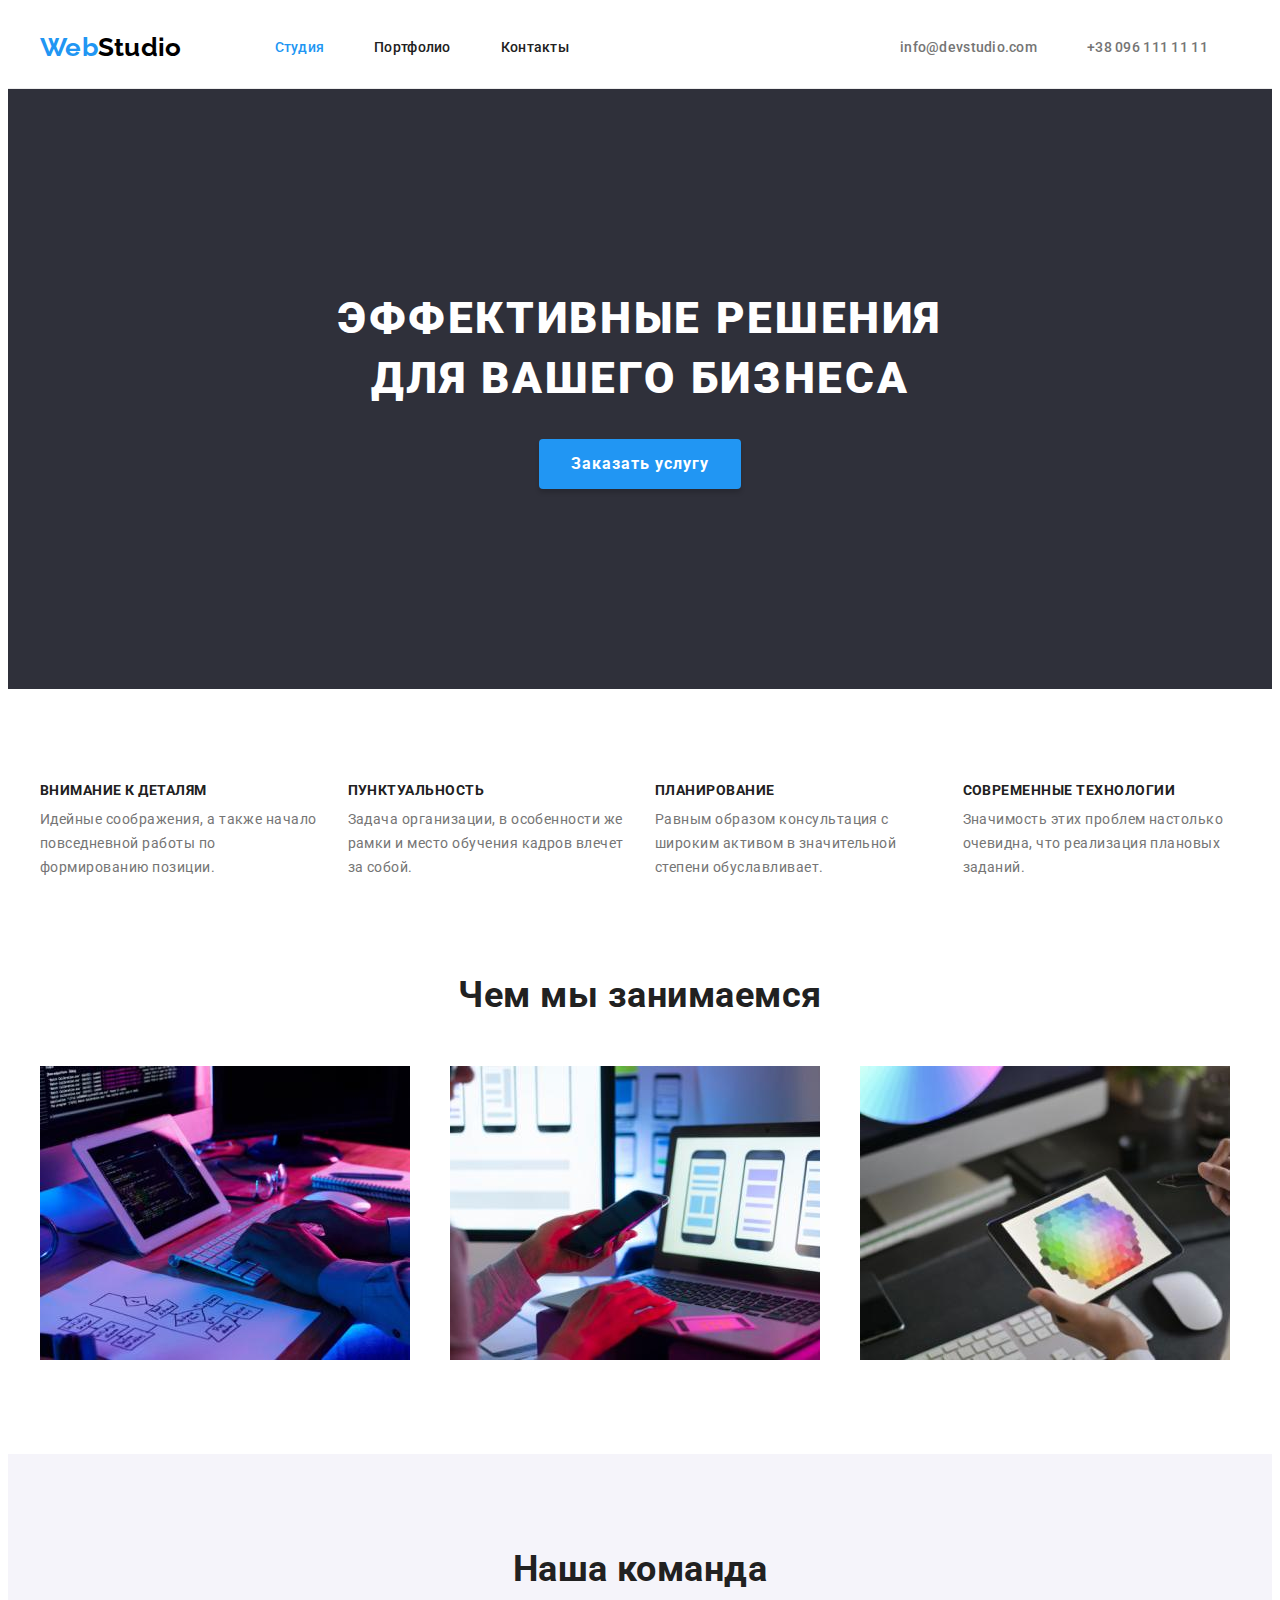
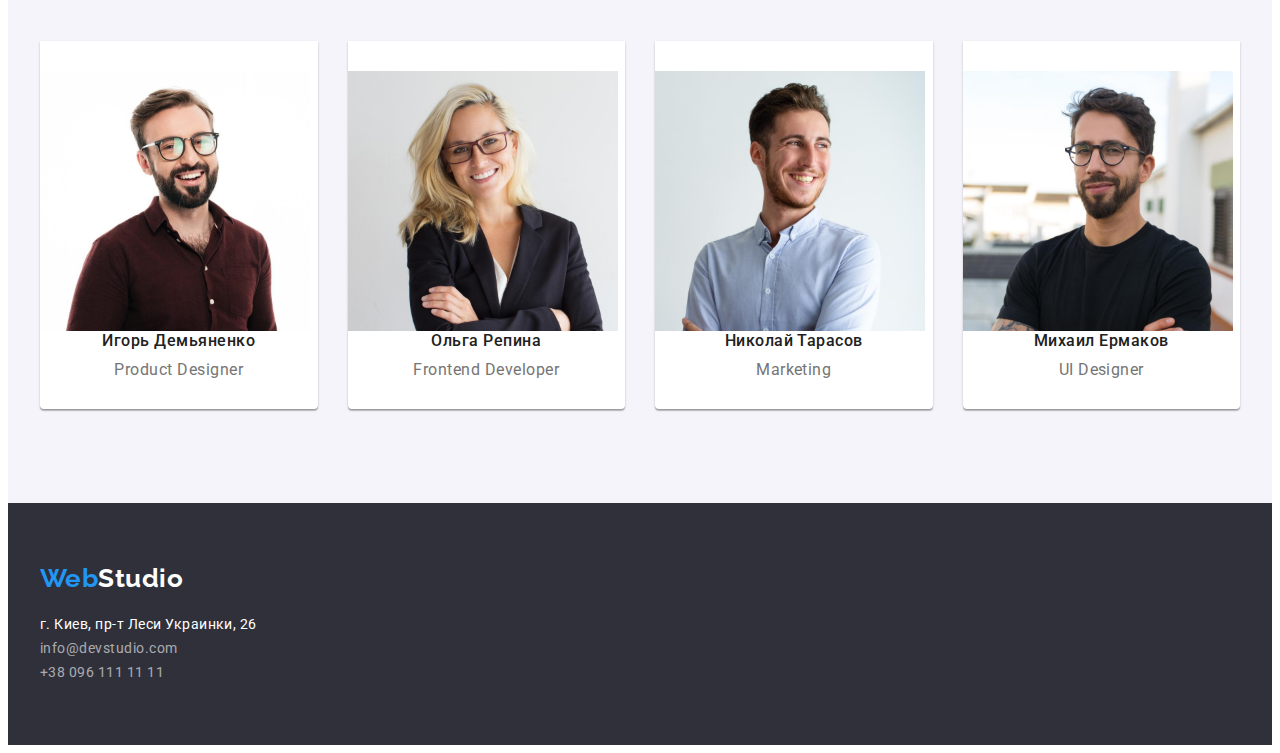
<file: index.html>
<!DOCTYPE html>
<html lang="ru">
<head>
    <meta charset="UTF-8">
    <meta http-equiv="X-UA-Compatible" content="IE=edge">
    <meta name="viewport" content="width=device-width, initial-scale=1.0">
    <title>Студия</title>
    <link rel="preconnect" href="https://fonts.googleapis.com">
    <link rel="preconnect" href="https://fonts.gstatic.com" crossorigin>
    <link href="https://fonts.googleapis.com/css2?family=Raleway:wght@700&family=Roboto:wght@400;500;700;900&display=swap" rel="stylesheet">
    <link rel="stylesheet" href="https://cdnjs.cloudflare.com/ajax/libs/modern-normalize/1.1.0/modern-normalize.min.css" integrity="sha512-wpPYUAdjBVSE4KJnH1VR1HeZfpl1ub8YT/NKx4PuQ5NmX2tKuGu6U/JRp5y+Y8XG2tV+wKQpNHVUX03MfMFn9Q==" crossorigin="anonymous" referrerpolicy="no-referrer" />
    <link rel="stylesheet" href="./css/styles.css">
</head>
<body>
    <!--Шапка сайта-->
       <header class="header">
            <div class="container main-header">
        <a href="./index.html" class="logo link header-logo">Web<span class="header-logo-text">Studio</span></a>
        <nav class="header-navigation">
            <ul class="header-list list">
                <li class="header-item"><a href="./index.html" class="header-link link current">Студия</a></li>
                <li class="header-item"><a href="./portfolio.html" class="header-link link">Портфолио</a></li>
                <li class="header-item"><a href="" class="header-link link">Контакты</a></li>
            </ul>
        </nav>

        <ul class="header-list-contacts list">
            <li class="header-item-contacts"><a href="mailto:info@devstudio.com" class="header-link-contacts link">info@devstudio.com</a></li>
            <li class="header-item-contacts"><a href="tel:+380961111111" class="header-link-contacts link">+38 096 111 11 11</a></li>
        </ul>
        </div>
    </header>
    <!--Main -->
       <main>

            <section class="hero section">
                <div class="container">
                    <h1 class="hero-title">Эффективные решения для вашего бизнеса</h1>
                    <button type="button" class="hero-btn">Заказать услугу</button>
                </div>
                </section>            
        
            <!--Секция2-->
            <section class="features section">
                <div class="container">
                <h2 class="visually-hidden">Особенности</h2>
                <ul class="features-list list">
                    <li class="features-item">
                        <h3 class="features-item-title">Внимание к деталям</h3>
                        <p class="features-item-text">Идейные соображения, а также начало повседневной работы по формированию позиции.</p>
                    </li>
                    <li class="features-item">
                        <h3 class="features-item-title">Пунктуальность</h3>
                        <p class="features-item-text">Задача организации, в особенности же рамки и место обучения кадров влечет за собой.</p>
                    </li>
                    <li class="features-item">
                        <h3 class="features-item-title">Планирование</h3>
                        <p class="features-item-text">Равным образом консультация с широким активом в значительной степени обуславливает.</p>
                    </li >
                    <li class="features-item">
                        <h3 class="features-item-title">Современные технологии</h3>
                        <p class="features-item-text">Значимость этих проблем настолько очевидна, что реализация плановых заданий.</p>
                    </li>
                </ul>
                </div>
            </section>
            <!--Секция3-->
            <section class="about section">
                <div class="container">
                <h2 class="about-title">Чем мы занимаемся</h2>
                <ul class="about-list list">
                    <li class="about-item"><img src="./images/box1.jpg" alt="Пишет программу" width="370"></li>
                    <li class="about-item"><img src="./images/box2.jpg" alt="Адаптирует под телефон" width="370"></li>
                    <li class="about-item"><img src="./images/box3.jpg" alt="Адаптирует под планшет" width="370"></li>
                </ul>
                </div>
            </section>
            <!--Секция4-->
            <section class="team section">
                <div class="container">
                <h2 class="team-title">Наша команда</h2>
                <ul class="team-list list">
                    <li class="team-item">
                        <div class="text-box">
                        <img src="./images/img.jpg" alt="Фото" width="270">
                        <h3 class="team-item-title">Игорь Демьяненко</h3>
                        <p class="team-item-text">Product Designer</p>
                        </div>
                    </li>
                    <li class="team-item">
                        <div class="text-box">
                        <img src="./images/img(1).jpg" alt="Фото" width="270">
                        <h3 class="team-item-title">Ольга Репина</h3>
                        <p class="team-item-text">Frontend Developer</p>
                        </div>
                    </li>
                    <li class="team-item">
                        <div class="text-box">
                        <img src="./images/img(2).jpg" alt="Фото" width="270">
                        <h3 class="team-item-title">Николай Тарасов</h3>
                        <p class="team-item-text">Marketing</p>
                        </div>
                    </li>
                    <li class="team-item">
                        <div class="text-box">
                        <img src="./images/img(3).jpg" alt="Фото" width="270">                        
                        <h3 class="team-item-title">Михаил Ермаков</h3>
                        <p class="team-item-text">UI Designer</p>
                        </div>
                    </li>
                </ul>
                </div>
            </section>
       </main>
        <!--Подвал сайта-->
        <footer class="footer">
            <div class="container">
       <a href="./index.html" class="logo link">Web<span class="footer-logo-text">Studio</span></a>
            <address class="footer-address">
            <ul class="footer-list-contacts list">
                <li class="footer-item"><a href="" class="footer-link-address link">г. Киев, пр-т Леси Украинки, 26</a></li>
                <li class="footer-item"><a href="mailto:info@devstudio.com" class="footer-link-contacts link">info@devstudio.com</a></li>
                <li class="footer-item"><a href="tel:+380961111111" class="footer-link-contacts link">+38 096 111 11 11</a></li>
            </ul>
            </address>
             </div>
        </footer>
       
</body>
</html>
</file>
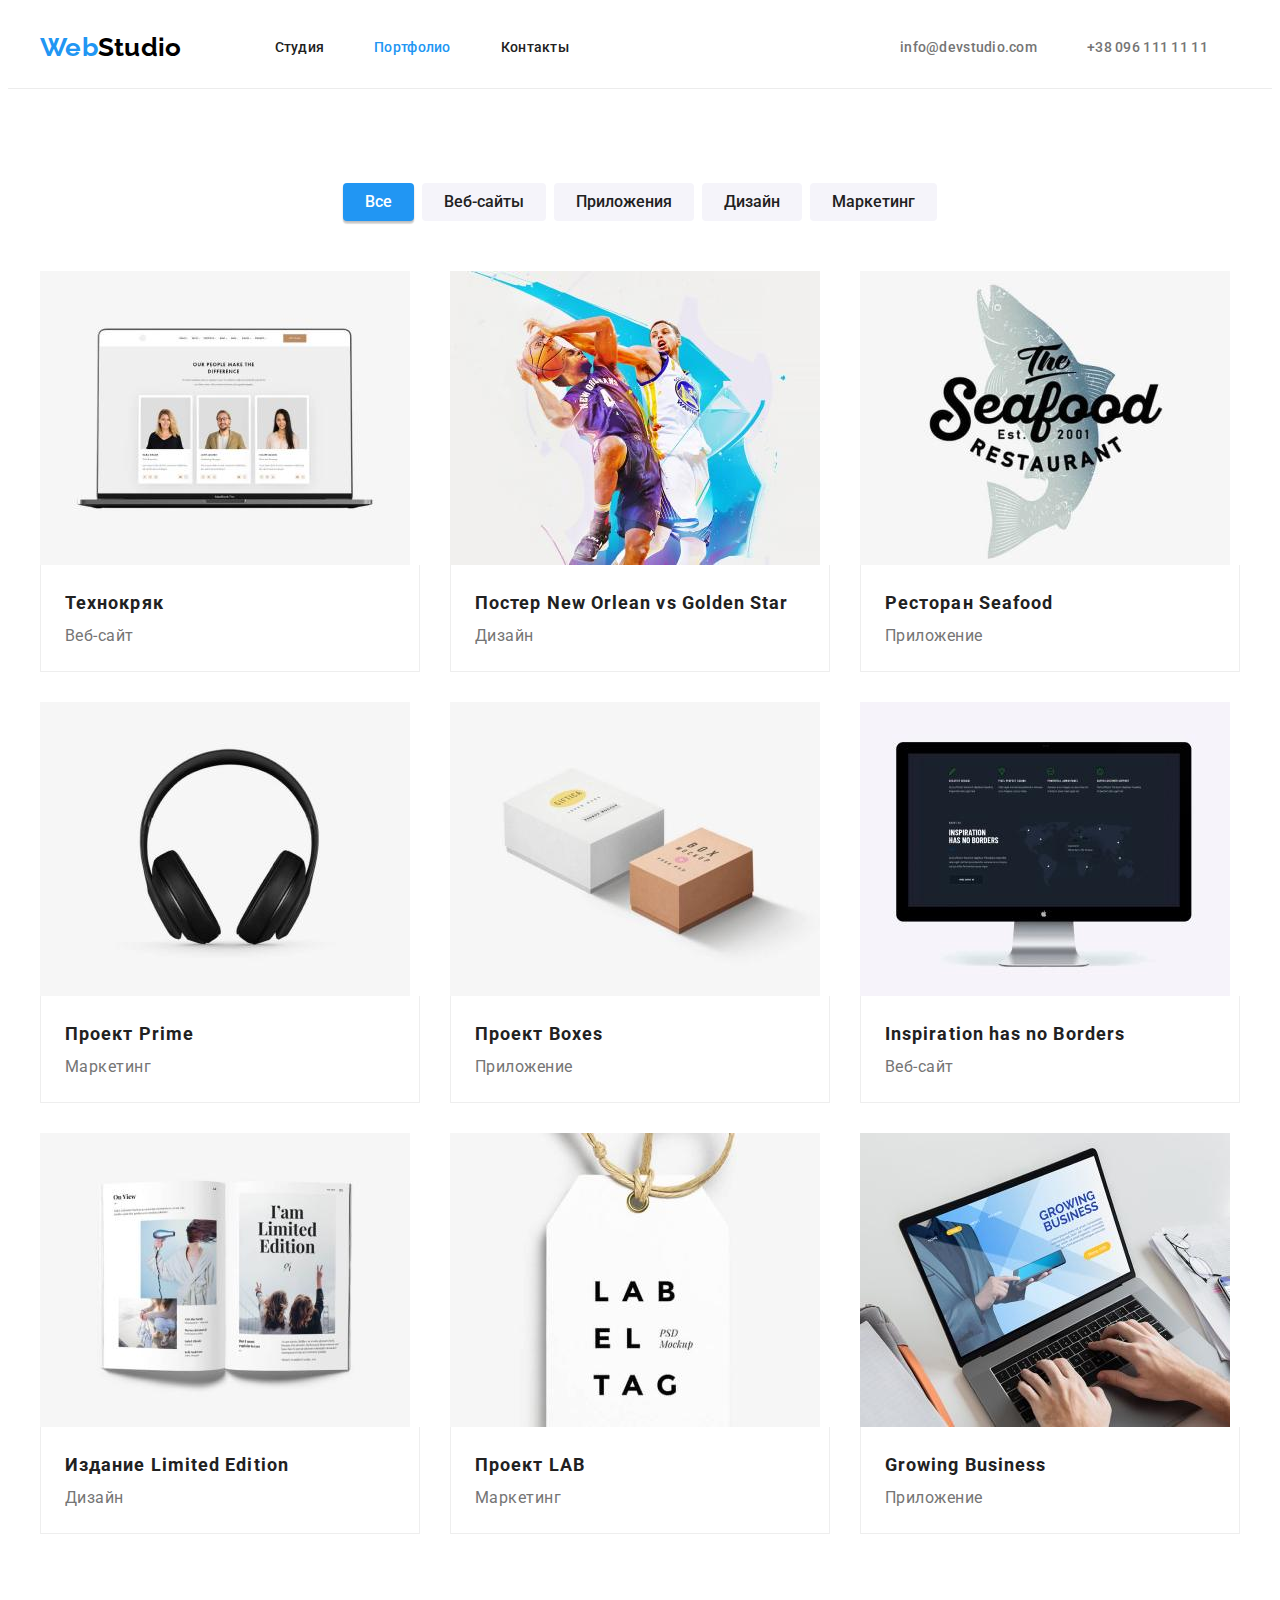
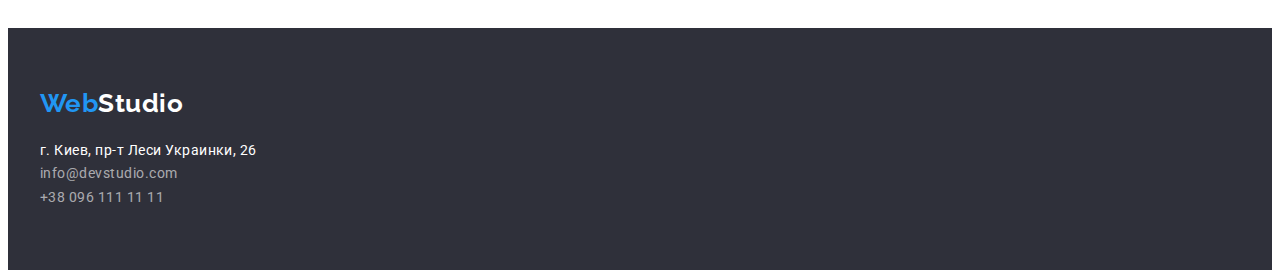
<file: portfolio.html>
<!DOCTYPE html>
<html lang="ru">
<head>
    <meta charset="UTF-8">
    <meta http-equiv="X-UA-Compatible" content="IE=edge">
    <meta name="viewport" content="width=device-width, initial-scale=1.0">
    <title>Портфолио</title>
    <link rel="preconnect" href="https://fonts.googleapis.com">
    <link rel="preconnect" href="https://fonts.gstatic.com" crossorigin>
    <link href="https://fonts.googleapis.com/css2?family=Raleway:wght@700&family=Roboto:wght@400;500;700;900&display=swap" rel="stylesheet">
    <link rel="stylesheet" href="https://cdnjs.cloudflare.com/ajax/libs/modern-normalize/1.1.0/modern-normalize.min.css" integrity="sha512-wpPYUAdjBVSE4KJnH1VR1HeZfpl1ub8YT/NKx4PuQ5NmX2tKuGu6U/JRp5y+Y8XG2tV+wKQpNHVUX03MfMFn9Q==" crossorigin="anonymous" referrerpolicy="no-referrer" />
    <link rel="stylesheet" href="./css/styles.css">
</head>
<body>
    <!--Шапка сайта--> 
      <header class="header">
            <div class="container main-header">
        <a href="./index.html" class="header-logo logo link">Web<span class="header-logo-text">Studio</span></a>
        <nav class="header-navigation">
            <ul class="header-list list">
                <li class="header-item"><a href="./index.html" class="header-link link">Студия</a></li>
                <li class="header-item"><a href="./portfolio.html" class="header-link link current">Портфолио</a></li>
                <li class="header-item"><a href="" class="header-link link">Контакты</a></li>
            </ul>
        </nav>

        <ul class="header-list-contacts list">
            <li class="header-item-contacts"><a href="mailto:info@devstudio.com" class="header-link-contacts link">info@devstudio.com</a></li>
            <li class="header-item-contacts"><a href="tel:+380961111111" class="header-link-contacts link">+38 096 111 11 11</a></li>
        </ul>
        </div>
    </header>
    <!-- Main -->
    <main>
            <section class="filter section">
            <div class="container">
            <h1 class="visually-hidden">Портфолио</h1>
            <ul class="buttons-list list">
                <li class="filter-item"><button type="button" class="filter-btn first-btn">Все</button></li>
                <li class="filter-item"><button type="button" class="filter-btn">Веб-сайты</button></li>
                <li class="filter-item"><button type="button" class="filter-btn">Приложения</button></li>
                <li class="filter-item"><button type="button" class="filter-btn">Дизайн</button></li>
                <li class="filter-item"><button type="button" class="filter-btn">Маркетинг</button></li>
            </ul>
            <ul class="filter-list list">
                <li class="filter-list-item">
                   <img src="./images/project1.jpg" alt="Ноутбук" width="370" height="294">
                   <div class="card-text">
                   <h2 class="filter-list-title">Технокряк</h2>
                   <p class="filter-list-text">Веб-сайт</p>  
                   </div>
                </li>
                <li class="filter-list-item">
                   <img src="./images/project2.jpg" alt="Два баскетболиста" width="370" height="294">
                   <div class="card-text">
                   <h2 class="filter-list-title">Постер New Orlean vs Golden Star</h2>
                   <p class="filter-list-text">Дизайн</p> 
                   </div> 
                </li>
                <li class="filter-list-item">
                   <img src="./images/project3.jpg" alt="Логотип ресторана" width="370" height="294">
                   <div class="card-text">
                   <h2 class="filter-list-title">Ресторан Seafood</h2>
                   <p class="filter-list-text">Приложение</p>
                   </div>  
                </li>
                <li class="filter-list-item">
                   <img src="./images/project4.jpg" alt="Наушники" width="370" height="294">
                   <div class="card-text">
                   <h2 class="filter-list-title">Проект Prime</h2>
                   <p class="filter-list-text">Маркетинг</p>
                   </div>  
                </li>
                <li class="filter-list-item">
                   <img src="./images/project5.jpg" alt="Две коробки" width="370" height="294">
                   <div class="card-text">
                   <h2 class="filter-list-title">Проект Boxes</h2>
                   <p class="filter-list-text">Приложение</p>
                   </div>  
                </li>
                <li class="filter-list-item">
                   <img src="./images/project6.jpg" alt="Монитор" width="370" height="294">
                   <div class="card-text">
                   <h2 class="filter-list-title">Inspiration has no Borders</h2>
                   <p class="filter-list-text">Веб-сайт</p>
                   </div>  
                </li>
                <li class="filter-list-item">
                   <img src="./images/project7.jpg" alt="Журнал" width="370" height="294">
                   <div class="card-text">
                   <h2 class="filter-list-title">Издание Limited Edition</h2>
                   <p class="filter-list-text">Дизайн</p>
                   </div>  
                </li>
                <li class="filter-list-item">
                   <img src="./images/project8.jpg" alt="Бирка" width="370" height="294">
                   <div class="card-text">
                   <h2 class="filter-list-title">Проект LAB</h2>
                   <p class="filter-list-text">Маркетинг</p>
                   </div>  
                </li>
                <li class="filter-list-item">
                   <img src="./images/project9.jpg" alt="Работает на ноутбуке" width="370" height="294">
                   <div class="card-text">
                   <h2 class="filter-list-title">Growing Business</h2>
                   <p class="filter-list-text">Приложение</p>
                   </div>  
                </li>
            </ul>
            </div>
        </section>
    </main>
    <!--Подвал сайта-->
   <footer class="footer">
       <div class="container">
       <a href="./index.html" class="logo link logo-footer">Web<span class="footer-logo-text">Studio</span></a>
            <address class="footer-address">
            <ul class="footer-list-contacts list">
                <li class="footer-item"><a href="" class="footer-link-address link">г. Киев, пр-т Леси Украинки, 26</a></li>
                <li class="footer-item"><a href="mailto:info@devstudio.com" class="footer-link-contacts link">info@devstudio.com</a></li>
                <li class="footer-item"><a href="tel:+380961111111" class="footer-link-contacts link">+38 096 111 11 11</a></li>
            </ul>
            </address>
            </div>
        </footer>
        
</body>
</html>
</file>
<file: css/styles.css>
:root {
    --primary-text-color: #212121;
    --secondary-text-color:  #757575;
    --akcent-color: #2196F3;

}

body {
    font-family: Roboto, sans-serif;
    letter-spacing: 0.03em;
    background-color: #FFFFFF;
    color: var(--primary-text-color);
}

.section {
    padding-top: 94px;
    padding-bottom: 94px;
    }

.container {
    width: 1200px;
    margin-left: auto;
    margin-right: auto;
    padding-left: 15px;
    padding-right: 15px;
}

.list {
   margin: 0;
   padding: 0;
    list-style: none;
}

.link {
    text-decoration: none;
}

.main-header {
    display: flex;
    align-items: center;
}

img {
display: block;
max-width: 100%;
height: auto;
}

.visually-hidden {
  position: absolute;
  width: 1px;
  height: 1px;
  margin: -1px;
  padding: 0;
  overflow: hidden;
  border: 0;
  clip: rect(0 0 0 0)
}
/* -----------HEADER----------- */

.logo {
font-family: Raleway;
font-weight: 700;
font-size: 26px;
line-height: 1.19;
color:var(--akcent-color)
}

.header-logo {
display: block;
padding-top: 24px;
padding-bottom: 25px;
}

.header-logo-text {
    color: #000000;;
}

.header {
font-weight: 500;
font-size: 14px;
line-height: 1.14;
letter-spacing: 0.02em;
border-bottom: 1px  solid #ECECEC;

}

.header-link {
    display: block;
    padding-top: 32px;
    padding-bottom: 32px;
font-weight: 500;
font-size: 14px;
line-height: 1.14;
letter-spacing: 0.02em;
color: var(--primary-text-color);
}

.header-list {
    display: flex;
    margin-left: 93px;
}

.header-list-contacts {
    display: flex;
    margin-left: 331px;
}

.header-item:not(:last-child){
    margin-right: 50px;
}

.header-item-contacts:not(:last-child) {
    margin-right: 50px;
}


.header-navigation .current {
    color: var(--akcent-color);
}

.header-link:hover, 
.header-link:focus {
    color: var(--akcent-color);
}

.header-link-contacts {
    display: block;
    padding-top: 32px;
    padding-bottom: 32px;
font-weight: 500;
font-size: 14px;
line-height: 1.14;
letter-spacing: 0.02em;
color:var(--secondary-text-color);
}

.header-link-contacts:hover, 
.header-link-contacts:focus {
    color: var(--akcent-color);
}

/* -----------HERO----------- */

.hero {
    background-color: #2F303A;
    text-align: center;
    padding-top: 200px;
    padding-bottom: 200px;
}

.hero-title {
max-width: 696px;
margin-left: auto;
margin-right: auto;
margin-top: 0;
margin-bottom: 30px;
font-weight: 900;
font-size: 44px;
line-height: 1.36;
text-align: center;
letter-spacing: 0.06em;
text-transform: uppercase;
color: #FFFFFF;
}

.hero-btn {
    display: inline-block;
    padding: 32px 10px;
border: 0;
cursor: pointer;
padding: 10px 32px;
min-width: 200px;
font-family: inherit;    
font-style: inherit;
font-weight: 700;
font-size: 16px;
line-height: 1.87;
text-align: center;
letter-spacing: 0.06em;
color: #FFFFFF;
background-color: var(--akcent-color);
box-shadow: 0px 4px 4px rgba(0, 0, 0, 0.15);
border-radius: 4px;
}

/* -----------FEATURES----------- */
.features-list {
    display: flex;
    margin-right: -30px;
}

.features-item {
    flex-basis: calc(100% / 4 - 30px);
    margin-right: 30px;
}

.features-item-title {
margin-top: 0;
margin-bottom: 10px;
font-weight: 700;
font-size: 14px;
line-height: 1.14;
text-transform: uppercase;
}

.features-item-text {
    margin-top: 0;
    margin-bottom: 0;
font-size: 14px;
line-height: 1.71;
color: var(--secondary-text-color);
}

/* -----------ABOUT----------- */

.about-title {
    margin-top: 0;
    margin-bottom: 50px;
    font-weight: 700;
font-size: 36px;
line-height: 1.17;
text-align: center;
}

.about-list {
    display: flex;
    margin-right: -30px;
}
.about-item {
   flex-basis: calc(100% / 3 - 30px);
   margin-right: 30px;
}

.about {
    padding-top: 0;
}


/* -----------TEAM----------- */

.team {
    background-color: #F5F4FA;
}

.team-list {
    display: flex;
    margin-right: -30px;
}

.team-item {
flex-basis: calc(100% / 4 - 30px);
margin-right: 30px;


}


.team-title {
    margin-top: 0;
    margin-bottom: 50px;
font-weight: 700;
font-size: 36px;
line-height: 1.17;
text-align: center;
}

.team-item-title {
margin-top: 0;
margin-bottom: 10px;
font-weight: 500;
font-size: 16px;
line-height: 1.19;
text-align: center;
}

.team-item-text {
margin-top: 0;
margin-bottom: 0;
font-size: 16px;
line-height: 19px;
text-align: center;
color:var(--secondary-text-color);
}

.text-box {
    padding-top: 30px;
    padding-bottom: 30px;
    background-color: #FFFFFF;
    border-top: none;
    box-shadow: 0px 1px 3px rgba(0, 0, 0, 0.12), 0px 1px 1px rgba(0, 0, 0, 0.14), 0px 2px 1px rgba(0, 0, 0, 0.2);
border-radius: 0px 0px 4px 4px;
    }



/* -----------FOOTER----------- */

.footer {
    background-color: #2F303A;
    padding-top: 60px;
    padding-bottom: 60px;
}

.footer-item {
    margin: 0;
}


.footer-logo-text {
    color: #FFFFFF;;
}

.footer-link-address {
font-weight: 400;
font-size: 14px;
line-height: 1.71;
color: #FFFFFF;
}

address {
font-style: inherit;
margin-top: 20px;
}

.footer-link-contacts {
font-weight: 400;
font-size: 14px;
line-height: 1.71;
color: rgba(255, 255, 255, 0.6);
}

.footer-link-contacts:hover, 
.footer-link-contacts:focus {
    color: var(--akcent-color);
}

/* -----------PORTFOLIO FILTER-BUTTONS----------- */

.buttons-list {
    display: flex;
    margin-bottom: 50px;
   justify-content: center;
    }

.filter-item:not(:last-child) {
    margin-right: 8px;
}

.filter-btn:hover,
.filter-btn:focus {
border: 0;
cursor: pointer;
font-family: inherit;
font-style: inherit;
font-weight: 500;
font-size: 16px;
line-height: 1.62;
text-align: center;
color: #FFFFFF;
background-color: var(--akcent-color);
}

.filter-btn {
    display: inline-block;
    padding: 6px 22px;
border: 0;
cursor: pointer;
font-family: inherit;
font-style: inherit;
font-weight: 500;
font-size: 16px;
line-height: 1.62;
text-align: center; 
color: var(--primary-text-color);
background-color: #F5F4FA;
border-radius: 4px;
}

.first-btn {
border: 0;
cursor: pointer;
font-family: inherit;
font-style: inherit;
font-weight: 500;
font-size: 16px;
line-height: 1.62;
text-align: center;
color: #FFFFFF;
background-color: var(--akcent-color);
box-shadow: 0px 3px 1px rgba(0, 0, 0, 0.1), 0px 1px 2px rgba(0, 0, 0, 0.08), 0px 2px 2px rgba(0, 0, 0, 0.12);
border-radius: 4px;
}

.filter-list-title {
margin-top: 0;
margin-bottom: 0;
font-weight:700;
font-size: 18px;
line-height: 2;
letter-spacing: 0.06em;
}

.filter-list-text {
margin-top: 0;
margin-bottom: 0;
font-size: 16px;
line-height: 1.87;
color:var(--secondary-text-color);
}

.filter-list{
display: flex;
flex-wrap: wrap;
margin-right: -30px;
margin-bottom: -30px;
 }

.filter-list-item {
    flex-basis:  calc(100% / 3 - 30px);
    margin-right: 30px;
    margin-bottom: 30px;
}

.card-text {
  border: 1px solid #EEEEEE;
  border-top: none;
 padding: 20px 24px;
 }
</file>
